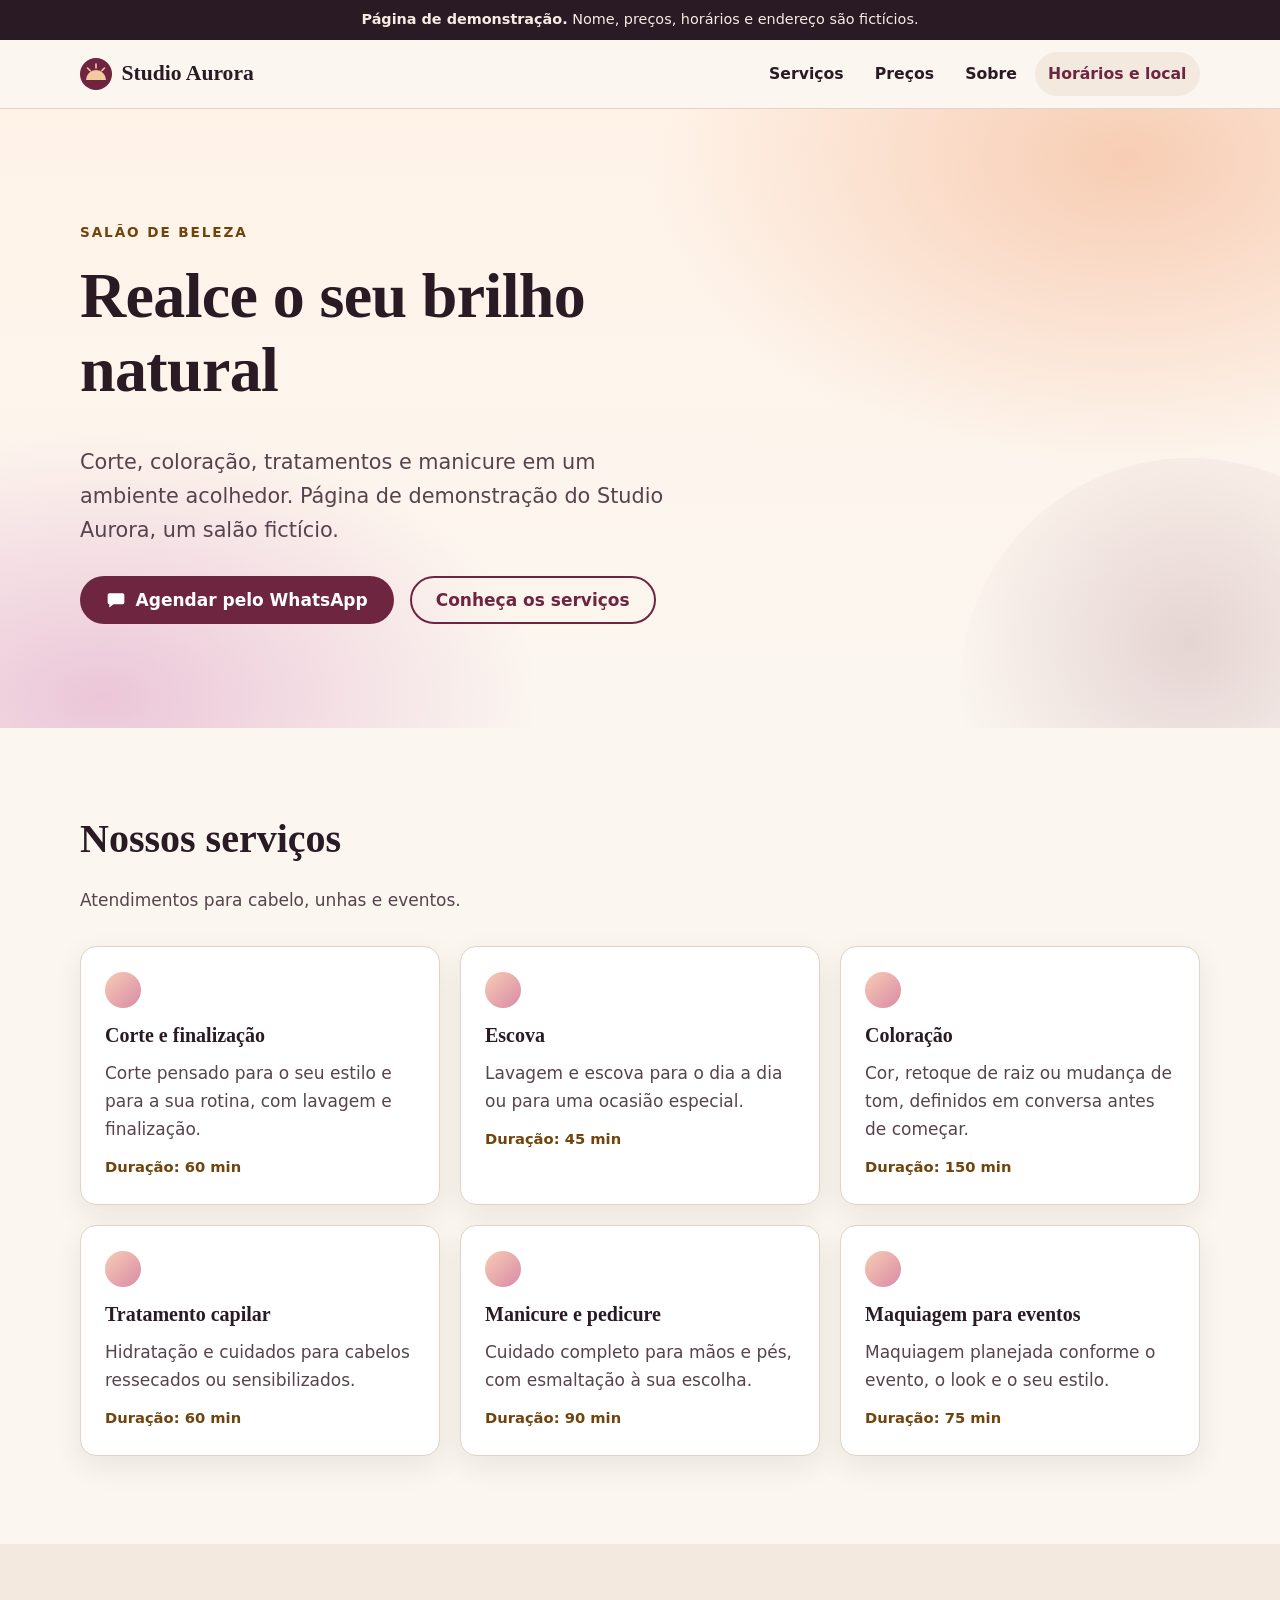
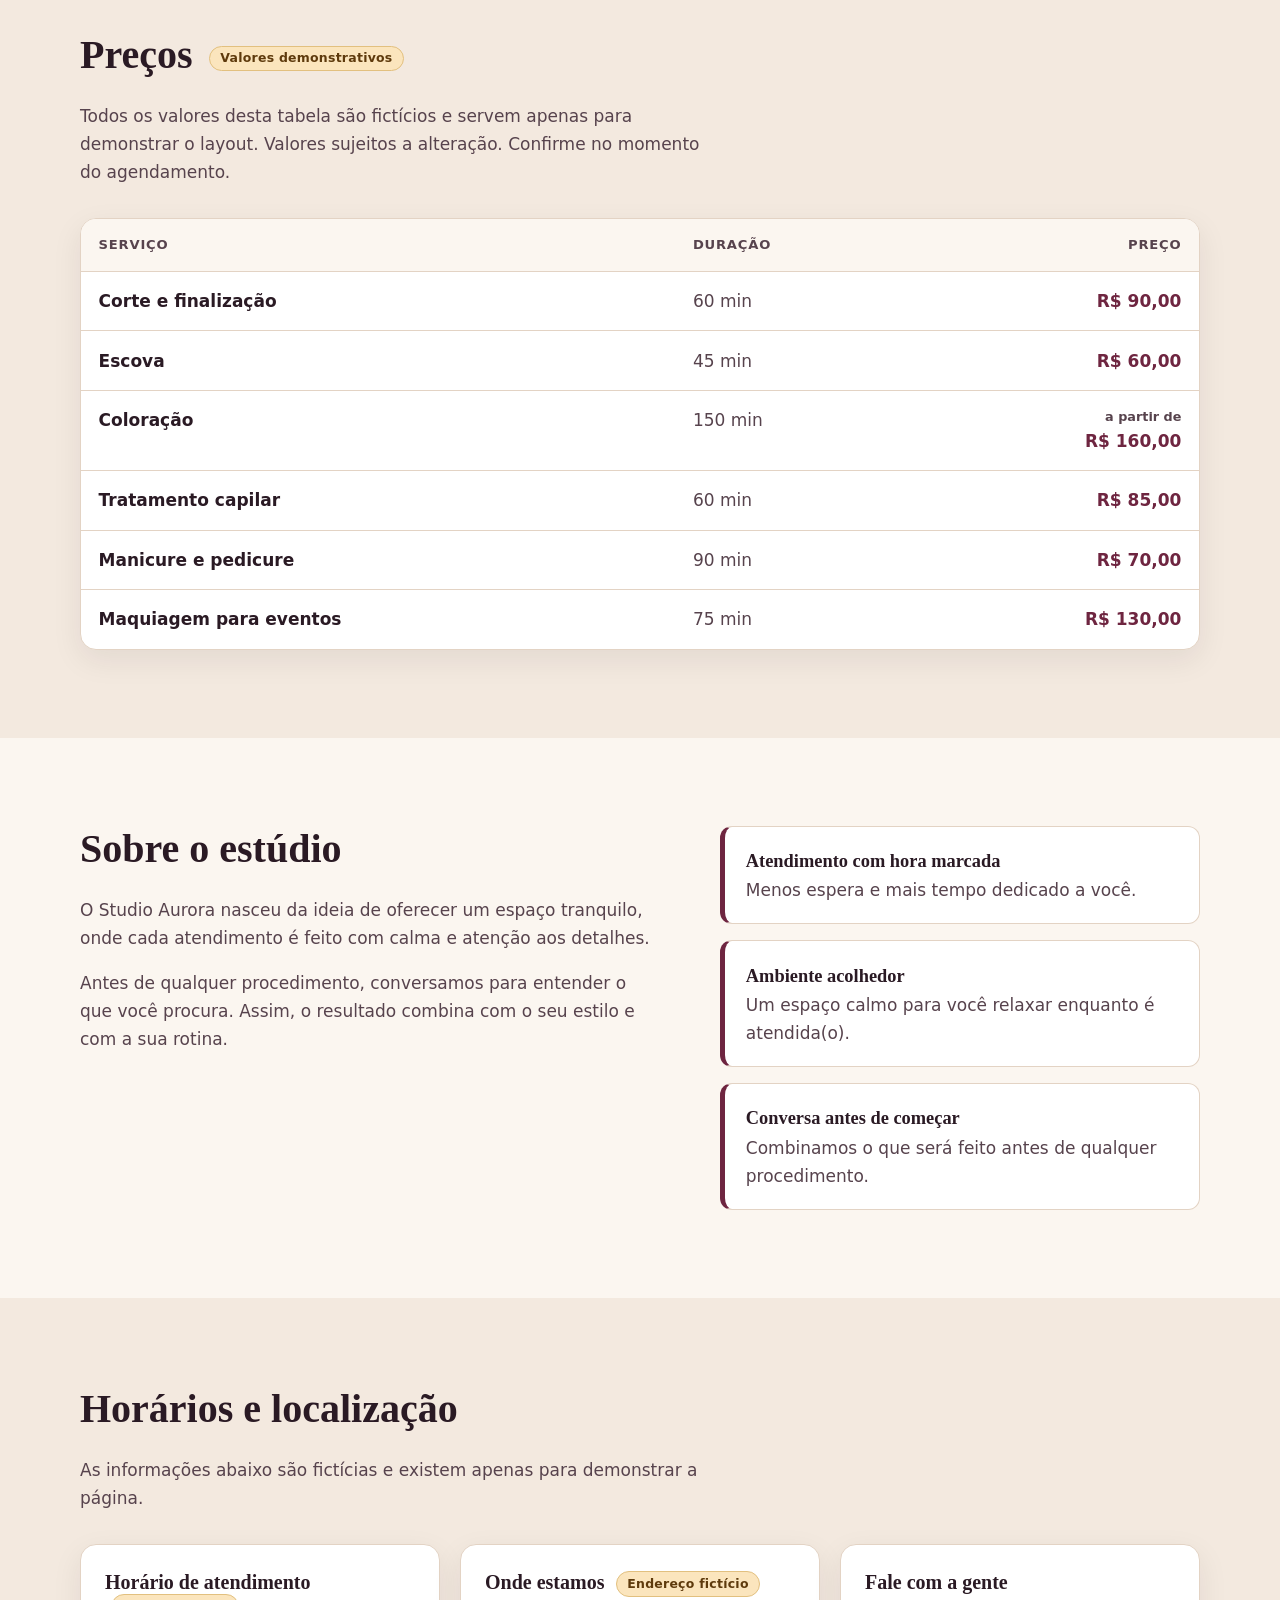
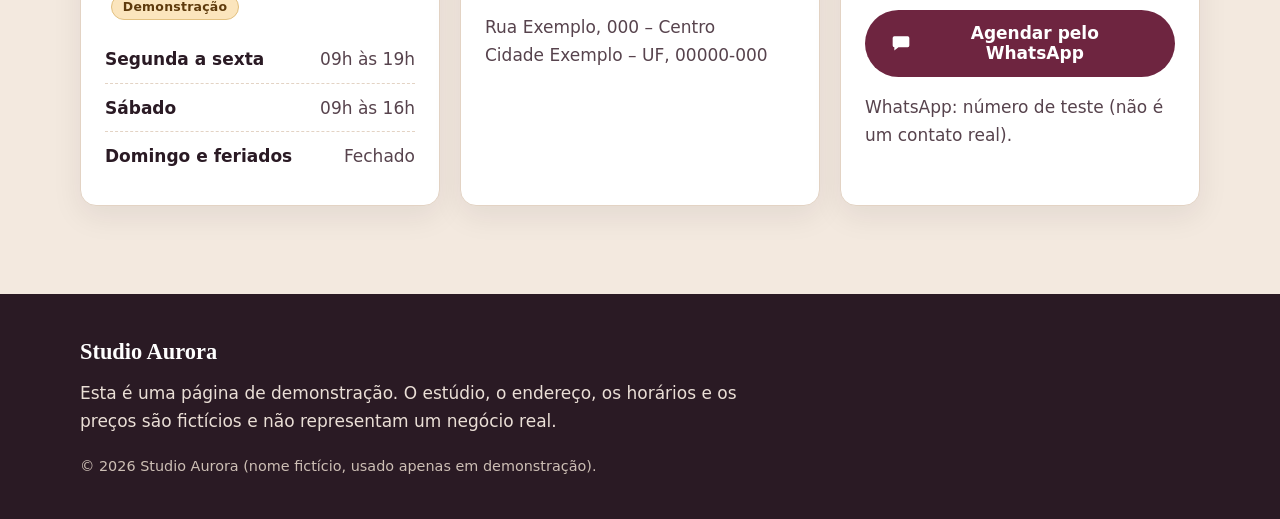
<file: index.html>
<!DOCTYPE html>
<html lang="pt-BR" class="no-js">
<head>
  <meta charset="utf-8">
  <meta name="viewport" content="width=device-width, initial-scale=1">
  <title>Studio Aurora | Salão de beleza – página de demonstração</title>
  <meta name="description" content="Corte, coloração, tratamentos e manicure em um ambiente acolhedor. Página de demonstração do Studio Aurora, um salão fictício.">
  <meta name="theme-color" content="#6e2540">
  <meta property="og:type" content="website">
  <meta property="og:locale" content="pt_BR">
  <meta property="og:title" content="Studio Aurora | Salão de beleza – página de demonstração">
  <meta property="og:description" content="Corte, coloração, tratamentos e manicure em um ambiente acolhedor. Página de demonstração do Studio Aurora, um salão fictício.">
  <link rel="icon" href="data:image/svg+xml,%3Csvg xmlns='http://www.w3.org/2000/svg' viewBox='0 0 32 32'%3E%3Ccircle cx='16' cy='16' r='16' fill='%236e2540'/%3E%3Cpath d='M6 22a10 10 0 0 1 20 0z' fill='%23f3c9a0'/%3E%3C/svg%3E">
  <link rel="stylesheet" href="styles.css">
  <script src="script.js" defer></script>
</head>
<body>
  <a class="skip-link" href="#conteudo">Ir para o conteúdo</a>

  <aside class="demo-banner" data-demo hidden aria-label="Aviso de demonstração">
    <p><strong>Página de demonstração.</strong> Nome, preços, horários e endereço são fictícios.</p>
  </aside>

  <header class="site-header">
    <div class="container header-inner">
      <a class="brand" href="#inicio">
        <svg class="brand-mark" viewBox="0 0 32 32" width="32" height="32" aria-hidden="true" focusable="false">
          <circle cx="16" cy="16" r="16" fill="#6e2540"/>
          <path d="M6 22a10 10 0 0 1 20 0z" fill="#f3c9a0"/>
          <path d="M16 6v4M7.5 10l2.8 2.8M24.5 10l-2.8 2.8" stroke="#f3c9a0" stroke-width="1.6" stroke-linecap="round" fill="none"/>
        </svg>
        <span data-bind="nome">Studio Aurora</span>
      </a>

      <button class="nav-toggle" type="button" aria-expanded="false" aria-controls="menu-principal">
        <span class="nav-toggle-icon" aria-hidden="true"></span>
        <span class="nav-toggle-text">Menu</span>
      </button>

      <nav id="menu-principal" class="main-nav" aria-label="Navegação principal">
        <ul>
          <li data-nav="servicos"><a href="#servicos">Serviços</a></li>
          <li data-nav="precos"><a href="#precos">Preços</a></li>
          <li data-nav="sobre"><a href="#sobre">Sobre</a></li>
          <li data-nav="contato"><a href="#contato">Horários e local</a></li>
        </ul>
      </nav>
    </div>
  </header>

  <main id="conteudo" tabindex="-1">
    <noscript>
      <p class="noscript-aviso">Esta página precisa de JavaScript para mostrar o conteúdo. Ative o JavaScript no navegador e recarregue.</p>
    </noscript>

    <section id="inicio" class="hero" aria-labelledby="titulo-hero">
      <div class="container hero-inner">
        <p class="eyebrow" data-bind="slogan"></p>
        <h1 id="titulo-hero" data-bind="titulo">Studio Aurora</h1>
        <p class="lead" data-bind="descricao"></p>
        <div class="cta-row">
          <div data-slot="whatsapp"></div>
          <a class="btn btn-secondary" href="#servicos" data-requires="servicos">Conheça os serviços</a>
        </div>
      </div>
    </section>

    <section id="servicos" class="section" aria-labelledby="t-servicos">
      <div class="container">
        <div class="section-head">
          <h2 id="t-servicos">Nossos serviços</h2>
          <p class="section-intro">Atendimentos para cabelo, unhas e eventos.</p>
        </div>
        <ul class="cards" id="lista-servicos"></ul>
      </div>
    </section>

    <section id="precos" class="section section-alt" aria-labelledby="t-precos">
      <div class="container">
        <div class="section-head">
          <h2 id="t-precos">Preços <span class="badge" data-demo hidden>Valores demonstrativos</span></h2>
          <p class="section-intro" id="precos-nota"></p>
        </div>
        <div class="table-wrap">
          <table class="price-table">
            <caption class="sr-only">Tabela de serviços, duração e preço</caption>
            <thead>
              <tr>
                <th scope="col">Serviço</th>
                <th scope="col">Duração</th>
                <th scope="col" class="num">Preço</th>
              </tr>
            </thead>
            <tbody id="tabela-precos"></tbody>
          </table>
        </div>
      </div>
    </section>

    <section id="sobre" class="section" aria-labelledby="t-sobre">
      <div class="container about-grid">
        <div class="about-text">
          <h2 id="t-sobre">Sobre o estúdio</h2>
          <div id="sobre-texto"></div>
        </div>
        <ul class="pillars" id="destaques"></ul>
      </div>
    </section>

    <section id="contato" class="section section-alt" aria-labelledby="t-contato">
      <div class="container">
        <div class="section-head">
          <h2 id="t-contato">Horários e localização</h2>
          <p class="section-intro" data-demo hidden>As informações abaixo são fictícias e existem apenas para demonstrar a página.</p>
        </div>
        <div class="info-grid">
          <article class="info-card" id="card-horarios" aria-labelledby="t-horarios">
            <h3 id="t-horarios">Horário de atendimento <span class="badge" data-demo hidden>Demonstração</span></h3>
            <dl class="hours" id="lista-horarios"></dl>
          </article>

          <article class="info-card" id="card-local" aria-labelledby="t-local">
            <h3 id="t-local">Onde estamos <span class="badge" data-demo hidden>Endereço fictício</span></h3>
            <address id="endereco"></address>
            <p id="mapa-link-wrap" hidden><a id="mapa-link">Ver no mapa<span class="sr-only"> (abre em nova aba)</span></a></p>
          </article>

          <article class="info-card" id="card-contato" aria-labelledby="t-fale">
            <h3 id="t-fale">Fale com a gente</h3>
            <div data-slot="whatsapp"></div>
            <p id="contato-telefone" class="phone-line" hidden></p>
            <p id="contato-instagram" class="insta-line" hidden></p>
          </article>
        </div>
      </div>
    </section>
  </main>

  <footer class="site-footer">
    <div class="container footer-inner">
      <p class="footer-brand" data-bind="nome">Studio Aurora</p>
      <p class="footer-demo" data-demo hidden>Esta é uma página de demonstração. O estúdio, o endereço, os horários e os preços são fictícios e não representam um negócio real.</p>
      <p id="footer-instagram" hidden></p>
      <p class="footer-copy" id="footer-copy"></p>
    </div>
  </footer>
</body>
</html>
</file>
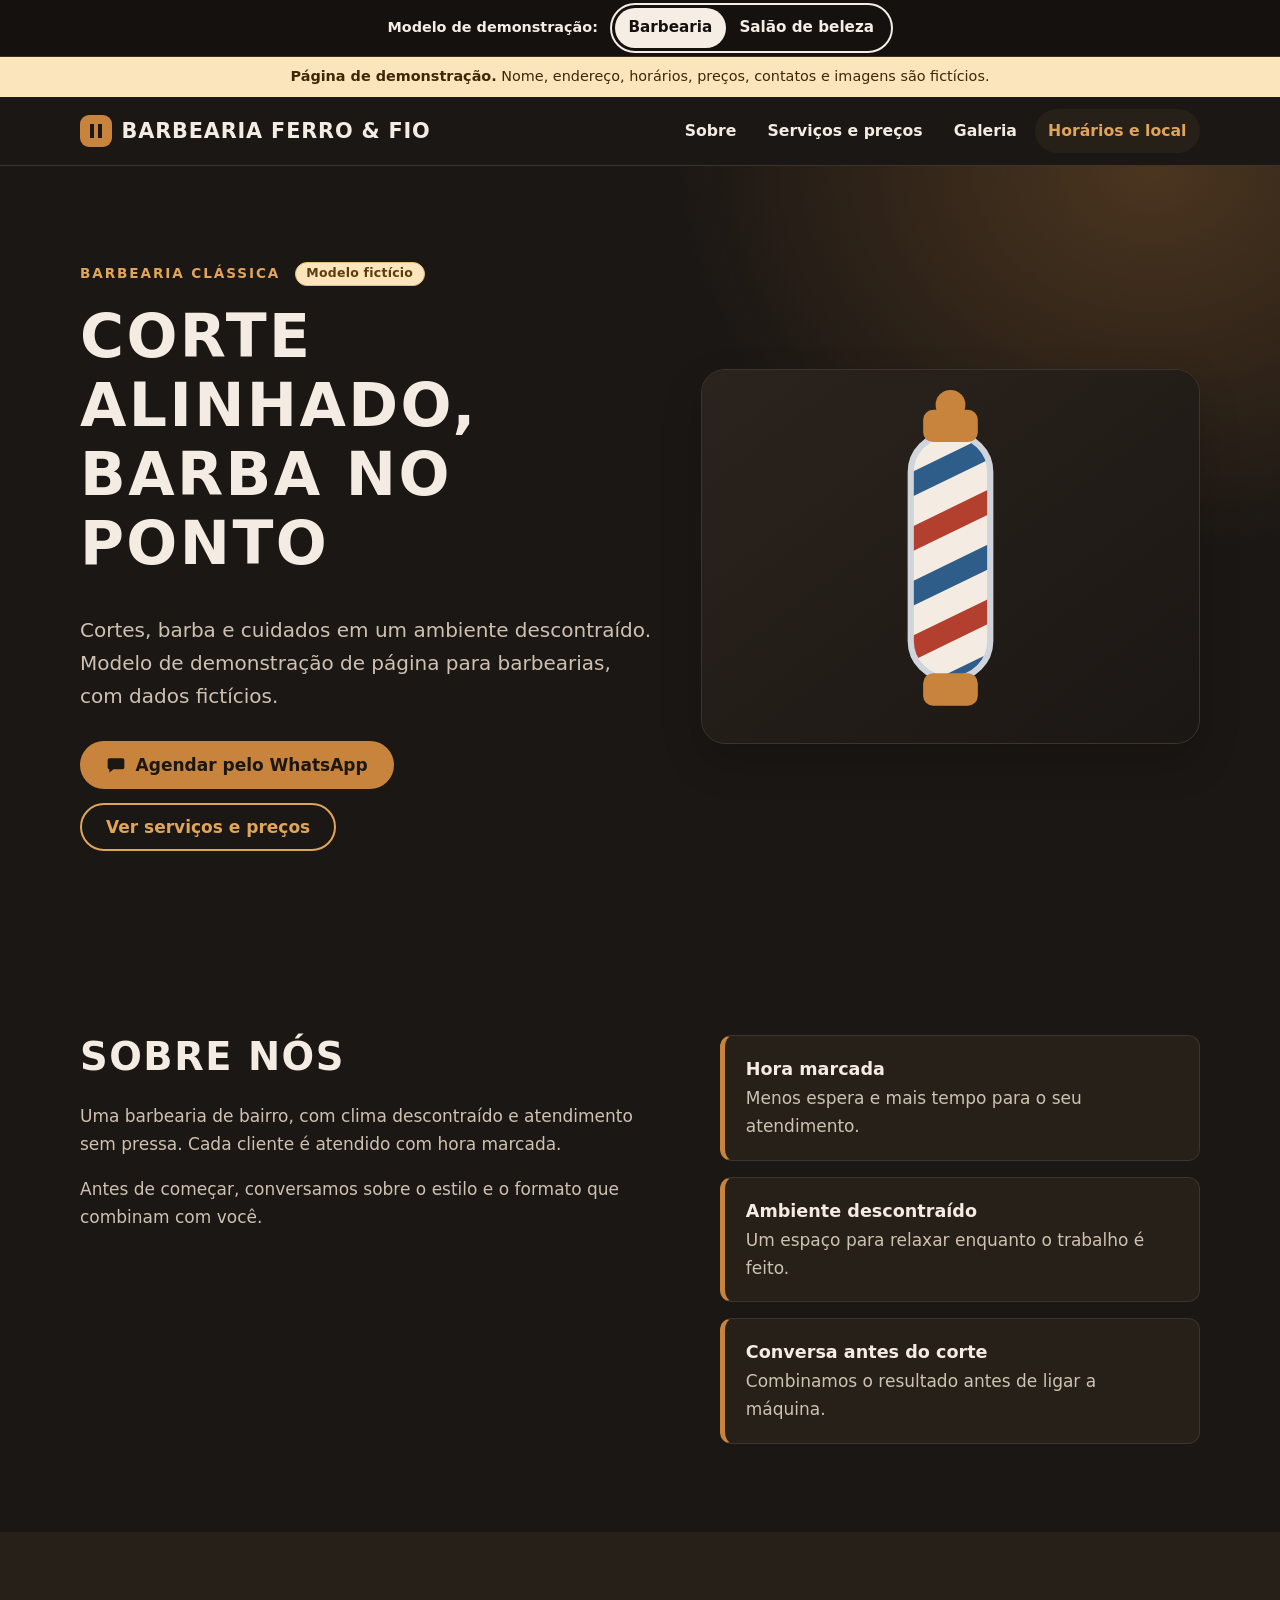
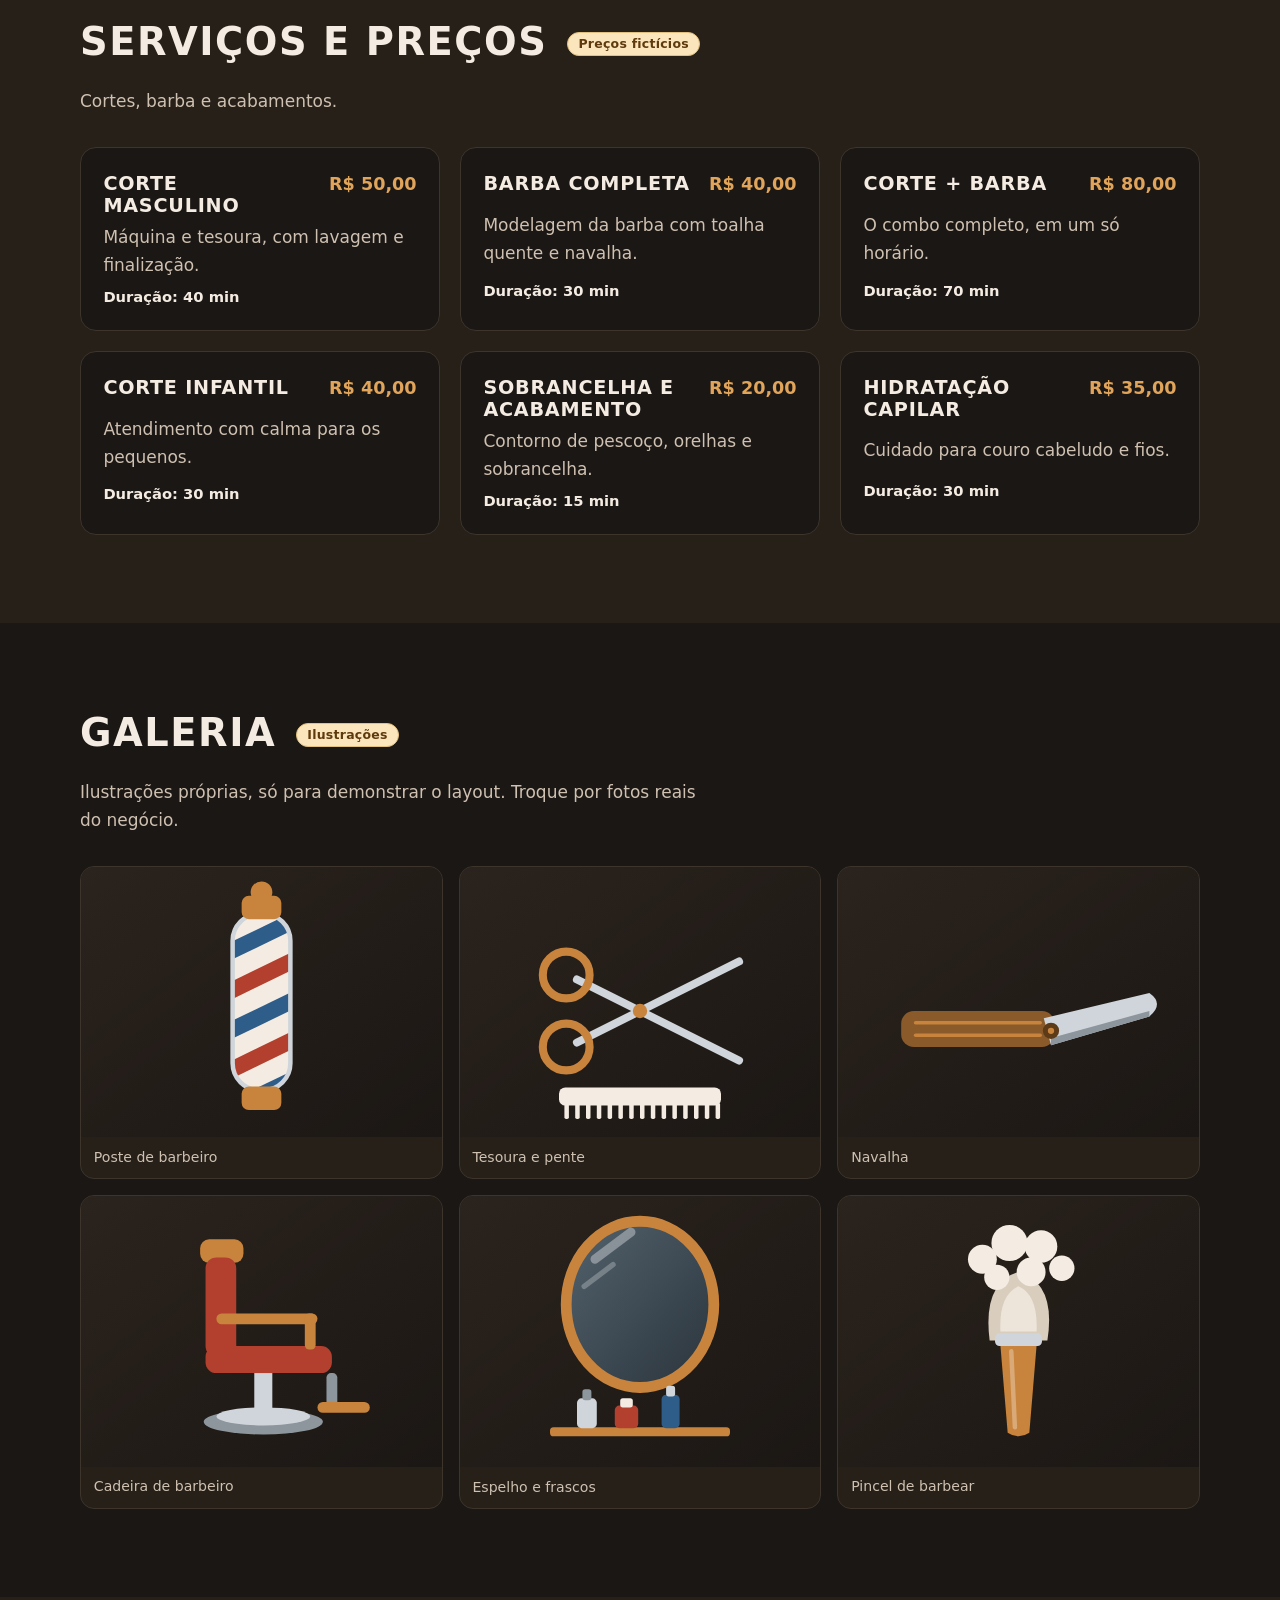
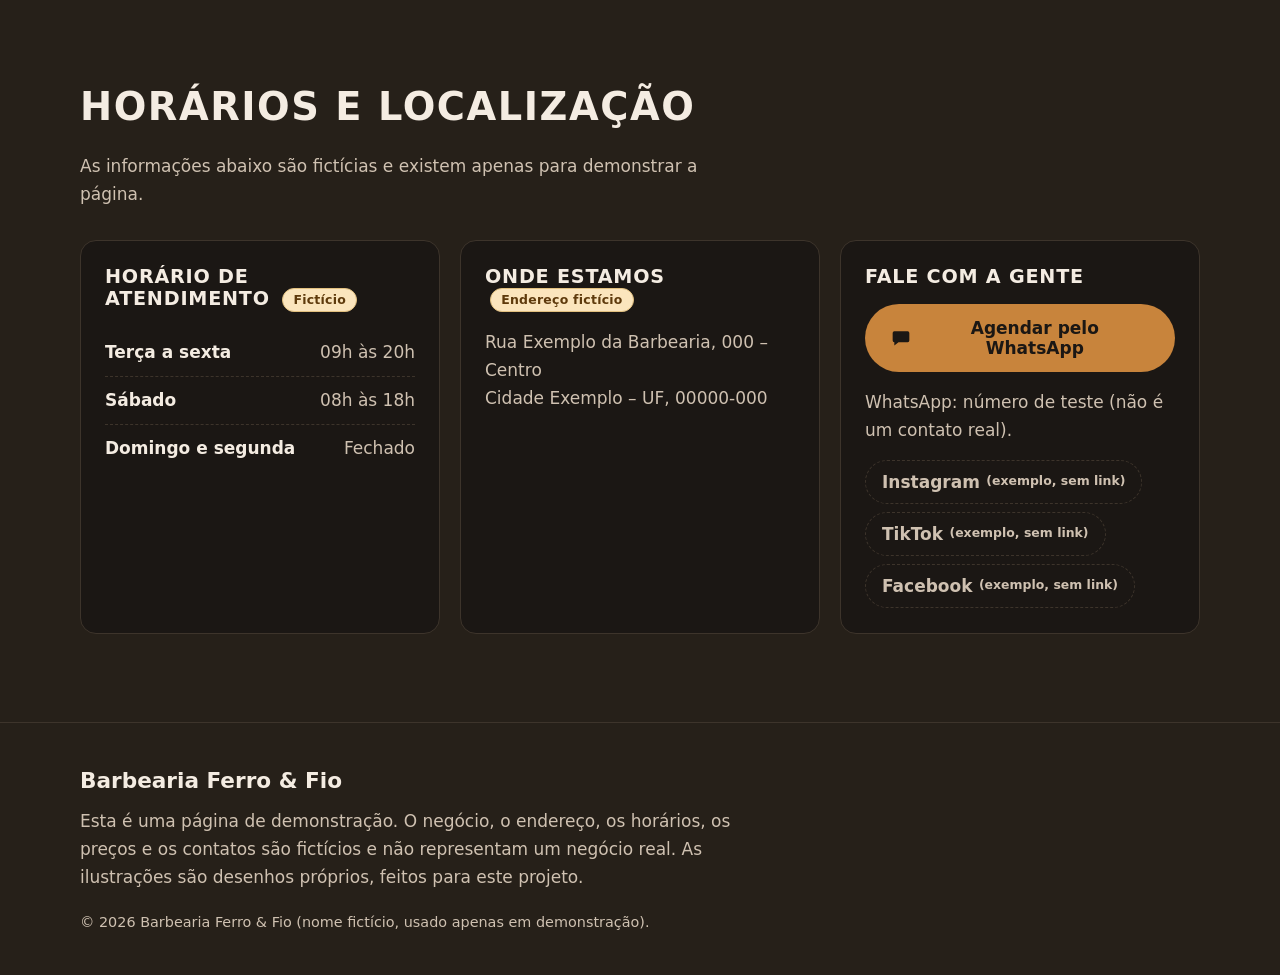
<file: modelos/index.html>
<!DOCTYPE html>
<html lang="pt-BR" class="no-js" data-fonte="sans">
<head>
  <meta charset="utf-8">
  <meta name="viewport" content="width=device-width, initial-scale=1">
  <title>Modelos de página para barbearias e salões de beleza | Demonstração</title>
  <meta name="description" content="Dois modelos de página profissional, um para barbearias e outro para salões de beleza, com dados fictícios para demonstração.">
  <meta name="theme-color" content="#1b1714">
  <meta property="og:type" content="website">
  <meta property="og:locale" content="pt_BR">
  <meta property="og:title" content="Modelos de página para barbearias e salões de beleza | Demonstração">
  <meta property="og:description" content="Dois modelos de página profissional, um para barbearias e outro para salões de beleza, com dados fictícios para demonstração.">
  <link rel="icon" href="data:image/svg+xml,%3Csvg xmlns='http://www.w3.org/2000/svg' viewBox='0 0 32 32'%3E%3Crect width='32' height='32' rx='8' fill='%23c8843c'/%3E%3Cpath d='M9 8h4v16H9zM19 8h4v16h-4z' fill='%231b1714'/%3E%3C/svg%3E">
  <link rel="stylesheet" href="styles.css">
  <script src="config.js" defer></script>
  <script src="script.js" defer></script>
</head>
<body>
  <a class="skip-link" href="#conteudo">Ir para o conteúdo</a>

  <div class="model-bar" id="barra-modelos" role="region" aria-label="Escolha do modelo de demonstração">
    <div class="container model-bar-inner">
      <span class="model-bar-label" id="rotulo-modelos">Modelo de demonstração:</span>
      <div class="segmented" id="seletor" role="group" aria-labelledby="rotulo-modelos"></div>
    </div>
  </div>
  <p class="sr-only" id="anuncio" role="status" aria-live="polite"></p>

  <aside class="demo-banner" data-demo hidden aria-label="Aviso de demonstração">
    <p><strong>Página de demonstração.</strong> Nome, endereço, horários, preços, contatos e imagens são fictícios.</p>
  </aside>

  <header class="site-header">
    <div class="container header-inner">
      <a class="brand" href="#inicio">
        <svg class="brand-mark" viewBox="0 0 32 32" width="32" height="32" aria-hidden="true" focusable="false">
          <rect width="32" height="32" rx="9" fill="currentColor"/>
          <path d="M10 9h4v14h-4zM18 9h4v14h-4z" style="fill: var(--on-primary)"/>
        </svg>
        <span data-bind="nome">Modelos de página</span>
      </a>

      <button class="nav-toggle" type="button" aria-expanded="false" aria-controls="menu-principal">
        <span class="nav-toggle-icon" aria-hidden="true"></span>
        <span class="nav-toggle-text">Menu</span>
      </button>

      <nav id="menu-principal" class="main-nav" aria-label="Navegação principal">
        <ul>
          <li data-nav="sobre"><a href="#sobre">Sobre</a></li>
          <li data-nav="servicos"><a href="#servicos">Serviços e preços</a></li>
          <li data-nav="galeria"><a href="#galeria">Galeria</a></li>
          <li data-nav="contato"><a href="#contato">Horários e local</a></li>
        </ul>
      </nav>
    </div>
  </header>

  <main id="conteudo" tabindex="-1">
    <noscript>
      <p class="noscript-aviso">Esta página precisa de JavaScript para mostrar o conteúdo. Ative o JavaScript no navegador e recarregue.</p>
    </noscript>
    <p class="config-erro" id="config-erro" role="alert" hidden>Não foi possível carregar o arquivo <code>config.js</code>. Confira se ele está na mesma pasta de <code>index.html</code>.</p>

    <section id="inicio" class="hero" aria-labelledby="titulo-hero">
      <div class="container hero-inner">
        <div class="hero-text">
          <p class="eyebrow"><span data-bind="slogan"></span> <span class="badge" data-demo hidden>Modelo fictício</span></p>
          <h1 id="titulo-hero" data-bind="titulo">Modelos de página para barbearias e salões</h1>
          <p class="lead" data-bind="descricao"></p>
          <div class="cta-row">
            <div data-slot="whatsapp"></div>
            <a class="btn btn-secondary" href="#servicos" data-requires="servicos">Ver serviços e preços</a>
          </div>
        </div>
        <div class="hero-media" id="hero-media" hidden>
          <img id="hero-img" src="[data-uri]" alt="" width="400" height="300" decoding="async">
        </div>
      </div>
    </section>

    <section id="sobre" class="section" aria-labelledby="t-sobre">
      <div class="container about-grid">
        <div class="about-text">
          <h2 id="t-sobre">Sobre nós</h2>
          <div id="sobre-texto"></div>
        </div>
        <ul class="pillars" id="destaques"></ul>
      </div>
    </section>

    <section id="servicos" class="section section-alt" aria-labelledby="t-servicos">
      <div class="container">
        <div class="section-head">
          <h2 id="t-servicos">Serviços e preços <span class="badge" data-demo hidden>Preços fictícios</span></h2>
          <p class="section-intro" id="servicos-intro"></p>
        </div>
        <ul class="services" id="lista-servicos"></ul>
      </div>
    </section>

    <section id="galeria" class="section" aria-labelledby="t-galeria">
      <div class="container">
        <div class="section-head">
          <h2 id="t-galeria">Galeria <span class="badge" data-demo hidden>Ilustrações</span></h2>
          <p class="section-intro" id="galeria-intro"></p>
        </div>
        <ul class="gallery" id="lista-galeria"></ul>
      </div>
    </section>

    <section id="contato" class="section section-alt" aria-labelledby="t-contato">
      <div class="container">
        <div class="section-head">
          <h2 id="t-contato">Horários e localização</h2>
          <p class="section-intro" data-demo hidden>As informações abaixo são fictícias e existem apenas para demonstrar a página.</p>
        </div>
        <div class="info-grid">
          <article class="info-card" id="card-horarios" aria-labelledby="t-horarios">
            <h3 id="t-horarios">Horário de atendimento <span class="badge" data-demo hidden>Fictício</span></h3>
            <dl class="hours" id="lista-horarios"></dl>
          </article>

          <article class="info-card" id="card-local" aria-labelledby="t-local">
            <h3 id="t-local">Onde estamos <span class="badge" data-demo hidden>Endereço fictício</span></h3>
            <address id="endereco"></address>
            <p id="mapa-link-wrap" hidden><a id="mapa-link">Ver no mapa<span class="sr-only"> (abre em nova aba)</span></a></p>
          </article>

          <article class="info-card" id="card-contato" aria-labelledby="t-fale">
            <h3 id="t-fale">Fale com a gente</h3>
            <div data-slot="whatsapp"></div>
            <p id="contato-telefone" class="phone-line" hidden></p>
            <ul class="socials" id="lista-redes" hidden></ul>
          </article>
        </div>
      </div>
    </section>
  </main>

  <footer class="site-footer">
    <div class="container footer-inner">
      <p class="footer-brand" data-bind="nome">Modelos de página</p>
      <p class="footer-demo" data-demo hidden>Esta é uma página de demonstração. O negócio, o endereço, os horários, os preços e os contatos são fictícios e não representam um negócio real. As ilustrações são desenhos próprios, feitos para este projeto.</p>
      <p class="footer-copy" id="footer-copy"></p>
    </div>
  </footer>
</body>
</html>
</file>
<file: styles.css>
/* Studio Aurora – página de demonstração
   CSS próprio, sem bibliotecas e sem fontes externas. */

:root {
  color-scheme: light;
  --cream: #fbf6f0;
  --sand: #f3e9df;
  --white: #ffffff;
  --ink: #2a1a24;
  --ink-soft: #57434d;
  --wine: #6e2540;
  --wine-dark: #521a30;
  --gold: #70440d;
  --line: #e3d3c4;
  --focus: #0b57d0;
  --radius: 16px;
  --shadow: 0 10px 30px rgba(42, 26, 36, 0.08);
  --font-display: "Iowan Old Style", "Palatino Linotype", Palatino, "Book Antiqua", Georgia, serif;
  --font-body: system-ui, -apple-system, "Segoe UI", Roboto, "Helvetica Neue", Arial, sans-serif;
  --header-h: 68px;
}

*, *::before, *::after { box-sizing: border-box; }

html {
  scroll-behavior: smooth;
  scroll-padding-top: calc(var(--header-h) + 12px);
  -webkit-text-size-adjust: 100%;
}

body {
  margin: 0;
  font-family: var(--font-body);
  font-size: 1.0625rem;
  line-height: 1.65;
  color: var(--ink);
  background: var(--cream);
}

[hidden] { display: none !important; }

h1, h2, h3 {
  font-family: var(--font-display);
  font-weight: 700;
  line-height: 1.15;
  margin: 0 0 0.6em;
  color: var(--ink);
}
h1 { font-size: clamp(2.25rem, 7vw, 4rem); letter-spacing: -0.01em; }
h2 { font-size: clamp(1.75rem, 4.5vw, 2.5rem); }
h3 { font-size: 1.25rem; }
p { margin: 0 0 1em; }
a { color: var(--wine); text-underline-offset: 3px; }
a:hover { color: var(--wine-dark); }

.container { width: min(100% - 40px, 1120px); margin-inline: auto; }

.sr-only {
  position: absolute;
  width: 1px; height: 1px;
  padding: 0; margin: -1px;
  overflow: hidden;
  clip: rect(0, 0, 0, 0);
  white-space: nowrap;
  border: 0;
}

/* ---------- Foco visível ---------- */
:focus-visible {
  outline: 3px solid var(--focus);
  outline-offset: 3px;
  border-radius: 4px;
}
main:focus { outline: none; }

.skip-link {
  position: absolute;
  left: 12px; top: -100px;
  z-index: 100;
  padding: 0.7rem 1rem;
  background: var(--ink);
  color: var(--white);
  border-radius: 8px;
}
.skip-link:focus { top: 12px; color: var(--white); }

/* ---------- Aviso de demonstração ---------- */
.demo-banner {
  background: var(--ink);
  color: #f6ece3;
  font-size: 0.9rem;
  text-align: center;
  padding: 0.5rem 20px;
}
.demo-banner p { margin: 0; }

.badge {
  display: inline-block;
  vertical-align: middle;
  margin-left: 0.4rem;
  padding: 0.15rem 0.65rem;
  font-family: var(--font-body);
  font-size: 0.78rem;
  font-weight: 700;
  letter-spacing: 0.02em;
  line-height: 1.5;
  color: #5e3a0c;
  background: #fbe5bd;
  border: 1px solid #e2c07f;
  border-radius: 999px;
}

/* ---------- Cabeçalho ---------- */
.site-header {
  position: sticky;
  top: 0;
  z-index: 50;
  background: rgba(251, 246, 240, 0.96);
  border-bottom: 1px solid var(--line);
  backdrop-filter: blur(8px);
}
.header-inner {
  position: relative;
  display: flex;
  align-items: center;
  justify-content: space-between;
  flex-wrap: wrap;
  gap: 0.5rem 1rem;
  min-height: var(--header-h);
}
.brand {
  display: inline-flex;
  align-items: center;
  gap: 0.6rem;
  font-family: var(--font-display);
  font-size: 1.35rem;
  font-weight: 700;
  color: var(--ink);
  text-decoration: none;
  min-height: 44px;
}
.brand:hover { color: var(--wine); }

.main-nav ul {
  display: flex;
  flex-wrap: wrap;
  gap: 0.25rem;
  margin: 0; padding: 0;
  list-style: none;
}
.main-nav a {
  display: inline-flex;
  align-items: center;
  min-height: 44px;
  padding: 0 0.85rem;
  color: var(--ink);
  font-weight: 600;
  font-size: 0.98rem;
  text-decoration: none;
  border-radius: 999px;
}
.main-nav a:hover { background: var(--sand); color: var(--wine-dark); }
.main-nav a[aria-current="true"] { color: var(--wine); background: var(--sand); }

.nav-toggle {
  display: none;
  align-items: center;
  gap: 0.6rem;
  min-height: 44px;
  padding: 0 1rem;
  font: inherit;
  font-weight: 600;
  color: var(--ink);
  background: var(--white);
  border: 1px solid var(--line);
  border-radius: 999px;
  cursor: pointer;
}
.nav-toggle-icon,
.nav-toggle-icon::before,
.nav-toggle-icon::after {
  display: block;
  width: 18px; height: 2px;
  background: currentColor;
  border-radius: 2px;
  content: "";
  transition: transform 0.2s ease, opacity 0.2s ease;
}
.nav-toggle-icon { position: relative; }
.nav-toggle-icon::before { position: absolute; top: -6px; }
.nav-toggle-icon::after { position: absolute; top: 6px; }
.nav-toggle[aria-expanded="true"] .nav-toggle-icon { background: transparent; }
.nav-toggle[aria-expanded="true"] .nav-toggle-icon::before { transform: translateY(6px) rotate(45deg); }
.nav-toggle[aria-expanded="true"] .nav-toggle-icon::after { transform: translateY(-6px) rotate(-45deg); }

@media (max-width: 767.98px) {
  .js .nav-toggle { display: inline-flex; }
  .js .main-nav {
    display: none;
    position: absolute;
    top: 100%; left: -20px; right: -20px;
    padding: 0.75rem 20px 1rem;
    background: var(--cream);
    border-bottom: 1px solid var(--line);
    box-shadow: var(--shadow);
  }
  .js .main-nav.is-open { display: block; }
  .js .main-nav ul { flex-direction: column; }
  .js .main-nav a { width: 100%; border-radius: 10px; }
  .no-js .main-nav { width: 100%; }
  .no-js .header-inner { padding-block: 0.5rem; }
}

/* ---------- Botões ---------- */
.btn {
  display: inline-flex;
  align-items: center;
  justify-content: center;
  gap: 0.6rem;
  min-height: 48px;
  padding: 0.7rem 1.5rem;
  font: inherit;
  font-weight: 700;
  line-height: 1.2;
  text-decoration: none;
  border: 2px solid transparent;
  border-radius: 999px;
  cursor: pointer;
  transition: background-color 0.2s ease, color 0.2s ease, transform 0.2s ease;
}
.btn-primary { background: var(--wine); color: var(--white); }
.btn-primary:hover { background: var(--wine-dark); color: var(--white); }
.btn-secondary { background: transparent; color: var(--wine); border-color: var(--wine); }
.btn-secondary:hover { background: var(--wine); color: var(--white); }
.btn svg { flex: none; }

.wa-aviso {
  max-width: 34rem;
  margin: 0.9rem 0 0;
  padding: 0.8rem 1rem;
  font-size: 0.95rem;
  color: #5e3a0c;
  background: #fdf0d5;
  border: 1px solid #e2c07f;
  border-radius: 12px;
}

/* ---------- Hero ---------- */
.hero {
  position: relative;
  overflow: hidden;
  padding: clamp(3rem, 9vw, 7rem) 0 clamp(3rem, 9vw, 6.5rem);
  background:
    radial-gradient(60% 80% at 88% 8%, #f7cdb4 0%, rgba(247, 205, 180, 0) 62%),
    radial-gradient(55% 70% at 8% 95%, #ebc6d8 0%, rgba(235, 198, 216, 0) 62%),
    linear-gradient(180deg, #fff3e8 0%, var(--cream) 100%);
}
.hero::after {
  content: "";
  position: absolute;
  right: -140px; bottom: -190px;
  width: 460px; height: 460px;
  border-radius: 50%;
  background: radial-gradient(circle at 50% 40%, rgba(110, 37, 64, 0.16), rgba(110, 37, 64, 0) 68%);
  pointer-events: none;
}
.hero-inner { position: relative; z-index: 1; }
.hero h1 { max-width: 16ch; }
.eyebrow {
  margin-bottom: 1rem;
  font-size: 0.85rem;
  font-weight: 700;
  letter-spacing: 0.14em;
  text-transform: uppercase;
  color: var(--gold);
}
.lead {
  max-width: 38rem;
  font-size: clamp(1.1rem, 2.4vw, 1.3rem);
  color: var(--ink-soft);
}
.cta-row {
  display: flex;
  flex-wrap: wrap;
  align-items: flex-start;
  gap: 0.9rem 1rem;
  margin-top: 1.75rem;
}
.cta-row > [data-slot]:empty { display: none; }

/* ---------- Seções ---------- */
.section { padding: clamp(3rem, 7vw, 5.5rem) 0; }
.section-alt { background: var(--sand); }
.section-head { max-width: 40rem; margin-bottom: 2rem; }
.section-intro { color: var(--ink-soft); margin-bottom: 0; }
.section-intro:empty { display: none; }

/* Serviços */
.cards {
  display: grid;
  grid-template-columns: repeat(auto-fit, minmax(280px, 1fr));
  gap: 1.25rem;
  margin: 0; padding: 0;
  list-style: none;
}
.card {
  position: relative;
  padding: 1.6rem 1.5rem 1.5rem;
  background: var(--white);
  border: 1px solid var(--line);
  border-radius: var(--radius);
  box-shadow: var(--shadow);
}
.card::before {
  content: "";
  display: block;
  width: 36px; height: 36px;
  margin-bottom: 1rem;
  border-radius: 50%;
  background: linear-gradient(135deg, #f7cdb4, #d98aa6);
}
.card p { color: var(--ink-soft); margin-bottom: 0.75rem; }
.card .meta { margin: 0; font-size: 0.92rem; font-weight: 600; color: var(--gold); }

/* Preços */
.table-wrap {
  overflow-x: auto;
  background: var(--white);
  border: 1px solid var(--line);
  border-radius: var(--radius);
  box-shadow: var(--shadow);
}
.price-table { width: 100%; border-collapse: collapse; }
.price-table th, .price-table td {
  padding: 0.95rem 1.1rem;
  text-align: left;
  border-bottom: 1px solid var(--line);
  vertical-align: top;
}
.price-table thead th {
  font-size: 0.82rem;
  letter-spacing: 0.06em;
  text-transform: uppercase;
  color: var(--ink-soft);
  background: var(--cream);
}
.price-table tbody th { font-weight: 600; }
.price-table tbody tr:last-child th,
.price-table tbody tr:last-child td { border-bottom: 0; }
.price-table .num { text-align: right; white-space: nowrap; font-variant-numeric: tabular-nums; }
.price-table td.num { font-weight: 700; color: var(--wine); }
.price-table .prefixo { display: block; font-size: 0.8rem; font-weight: 600; color: var(--ink-soft); }
.price-table td.dur { white-space: nowrap; color: var(--ink-soft); }
@media (max-width: 480px) {
  .price-table th, .price-table td { padding: 0.8rem 0.7rem; font-size: 0.95rem; }
}

/* Sobre */
.about-grid {
  display: grid;
  gap: 2.5rem;
  align-items: start;
}
@media (min-width: 900px) { .about-grid { grid-template-columns: 1.2fr 1fr; gap: 4rem; } }
.about-text p { color: var(--ink-soft); }
.pillars { display: grid; gap: 1rem; margin: 0; padding: 0; list-style: none; }
.pillars li {
  padding: 1.2rem 1.3rem;
  background: var(--white);
  border: 1px solid var(--line);
  border-left: 5px solid var(--wine);
  border-radius: 12px;
}
.pillars strong { display: block; font-family: var(--font-display); font-size: 1.15rem; }
.pillars span { color: var(--ink-soft); }

/* Contato / informações */
.info-grid {
  display: grid;
  grid-template-columns: repeat(auto-fit, minmax(260px, 1fr));
  gap: 1.25rem;
}
.info-card {
  padding: 1.6rem 1.5rem;
  background: var(--white);
  border: 1px solid var(--line);
  border-radius: var(--radius);
  box-shadow: var(--shadow);
}
.info-card h3 { margin-bottom: 1rem; }
.hours { margin: 0; }
.hours div {
  display: flex;
  justify-content: space-between;
  gap: 1rem;
  padding: 0.6rem 0;
  border-bottom: 1px dashed var(--line);
}
.hours div:last-child { border-bottom: 0; }
.hours dt { font-weight: 600; }
.hours dd { margin: 0; text-align: right; color: var(--ink-soft); }
address { font-style: normal; color: var(--ink-soft); }
.phone-line, .insta-line { margin: 1rem 0 0; color: var(--ink-soft); }
.info-card [data-slot]:empty { display: none; }

/* ---------- Rodapé ---------- */
.site-footer {
  padding: 2.5rem 0;
  color: #eadfd6;
  background: var(--ink);
}
.site-footer a { color: var(--white); }
.site-footer :focus-visible { outline-color: #ffd479; }
.footer-brand { font-family: var(--font-display); font-size: 1.4rem; font-weight: 700; color: var(--white); margin-bottom: 0.5rem; }
.footer-demo { max-width: 42rem; }
.footer-copy { margin: 1.25rem 0 0; font-size: 0.9rem; color: #cdbfb5; }

/* Sem JavaScript o conteúdo não existe: mostra só o aviso. */
.no-js main > section,
.no-js .main-nav,
.no-js .nav-toggle { display: none; }

.noscript-aviso {
  margin: 0;
  padding: 1rem 20px;
  text-align: center;
  background: #fdf0d5;
  color: #5e3a0c;
}

@media (prefers-reduced-motion: reduce) {
  html { scroll-behavior: auto; }
  *, *::before, *::after { transition: none !important; animation: none !important; }
}
</file>
<file: modelos/styles.css>
/* Modelos de página (barbearia / salão) – CSS próprio, sem bibliotecas e sem fontes externas.
   As cores vêm de variáveis CSS definidas por script.js a partir de config.js. Os valores
   abaixo são apenas o padrão inicial (tema da barbearia), usado até o JavaScript aplicar o tema. */

:root {
  --bg: #1b1714;
  --surface: #262019;
  --text: #f4ece2;
  --muted: #cfc1b1;
  --primary: #c8843c;
  --on-primary: #1b1714;
  --accent: #e0a45a;
  --border: #3d342b;
  --focus: #ffd479;

  --stack-sans: system-ui, -apple-system, "Segoe UI", Roboto, "Helvetica Neue", Arial, sans-serif;
  --stack-serif: "Iowan Old Style", "Palatino Linotype", Palatino, "Book Antiqua", Georgia, serif;
  --font-body: var(--stack-sans);
  --font-display: var(--stack-sans);
  --title-transform: none;
  --title-spacing: 0;

  --radius: 16px;
  --bar-h: 56px;
}

html[data-fonte="serif"] { --font-display: var(--stack-serif); }
html.caps { --title-transform: uppercase; --title-spacing: 0.04em; }

*, *::before, *::after { box-sizing: border-box; }

html {
  scroll-behavior: smooth;
  scroll-padding-top: calc(var(--bar-h) + 12px);
  -webkit-text-size-adjust: 100%;
}

body {
  margin: 0;
  font-family: var(--font-body);
  font-size: 1.0625rem;
  line-height: 1.65;
  color: var(--text);
  background: var(--bg);
}

[hidden] { display: none !important; }

h1, h2, h3 {
  font-family: var(--font-display);
  font-weight: 800;
  line-height: 1.15;
  margin: 0 0 0.6em;
  color: var(--text);
  text-transform: var(--title-transform);
  letter-spacing: var(--title-spacing);
}
h1 { font-size: clamp(2.1rem, 7vw, 3.75rem); }
h2 { font-size: clamp(1.6rem, 4.5vw, 2.4rem); }
h3 { font-size: 1.2rem; }
p { margin: 0 0 1em; }
a { color: var(--accent); text-underline-offset: 3px; }
a:hover { text-decoration-thickness: 2px; }

.container { width: min(100% - 40px, 1120px); margin-inline: auto; }

.sr-only {
  position: absolute;
  width: 1px; height: 1px;
  padding: 0; margin: -1px;
  overflow: hidden;
  clip: rect(0, 0, 0, 0);
  white-space: nowrap;
  border: 0;
}

:focus-visible {
  outline: 3px solid var(--focus);
  outline-offset: 3px;
  border-radius: 4px;
}
main:focus { outline: none; }

.skip-link {
  position: absolute;
  left: 12px; top: -100px;
  z-index: 200;
  padding: 0.7rem 1rem;
  color: #1b1714;
  background: #ffd479;
  border-radius: 8px;
  font-weight: 700;
}
.skip-link:focus { top: 12px; }

/* ---------- Barra de escolha do modelo (ferramenta de demonstração; cores fixas) ---------- */
.model-bar {
  position: sticky;
  top: 0;
  z-index: 100;
  background: #14110f;
  color: #f6ede4;
  border-bottom: 1px solid #3a322b;
}
.model-bar-inner {
  display: flex;
  align-items: center;
  justify-content: center;
  gap: 0.75rem;
  min-height: var(--bar-h);
}
.model-bar-label { font-size: 0.9rem; font-weight: 600; }
.segmented {
  display: inline-flex;
  padding: 3px;
  border: 2px solid #f6ede4;
  border-radius: 999px;
}
.segmented button {
  min-height: 40px;
  padding: 0 0.85rem;
  font: inherit;
  font-size: 0.95rem;
  font-weight: 700;
  color: #f6ede4;
  background: transparent;
  border: 0;
  border-radius: 999px;
  cursor: pointer;
}
.segmented button[aria-pressed="true"] { color: #14110f; background: #f6ede4; }
.segmented button:hover:not([aria-pressed="true"]) { background: #3a322b; }
.model-bar :focus-visible { outline-color: #ffd479; }
@media (max-width: 639.98px) {
  .model-bar-label {
    position: absolute; width: 1px; height: 1px; margin: -1px; padding: 0;
    overflow: hidden; clip: rect(0, 0, 0, 0); white-space: nowrap;
  }
}

/* ---------- Avisos de demonstração ---------- */
.demo-banner {
  background: #fbe5bd;
  color: #3f2606;
  font-size: 0.9rem;
  text-align: center;
  padding: 0.5rem 20px;
}
.demo-banner p { margin: 0; }

.badge {
  display: inline-block;
  vertical-align: middle;
  margin-left: 0.3rem;
  padding: 0.1rem 0.65rem;
  font-family: var(--stack-sans);
  font-size: 0.78rem;
  font-weight: 700;
  letter-spacing: 0.02em;
  line-height: 1.5;
  text-transform: none;
  color: #5e3a0c;
  background: #fbe5bd;
  border: 1px solid #e2c07f;
  border-radius: 999px;
}
.eyebrow .badge { margin-left: 0.5rem; }

/* ---------- Cabeçalho ---------- */
.site-header { background: var(--bg); border-bottom: 1px solid var(--border); }
.header-inner {
  position: relative;
  display: flex;
  align-items: center;
  justify-content: space-between;
  flex-wrap: wrap;
  gap: 0.5rem 1rem;
  min-height: 68px;
}
.brand {
  display: inline-flex;
  align-items: center;
  gap: 0.6rem;
  min-height: 44px;
  font-family: var(--font-display);
  font-size: 1.3rem;
  font-weight: 800;
  color: var(--text);
  text-decoration: none;
  text-transform: var(--title-transform);
  letter-spacing: var(--title-spacing);
}
.brand-mark { color: var(--primary); flex: none; }

.main-nav ul { display: flex; flex-wrap: wrap; gap: 0.25rem; margin: 0; padding: 0; list-style: none; }
.main-nav a {
  display: inline-flex;
  align-items: center;
  min-height: 44px;
  padding: 0 0.85rem;
  font-weight: 600;
  font-size: 0.98rem;
  color: var(--text);
  text-decoration: none;
  border-radius: 999px;
}
.main-nav a:hover { background: var(--surface); color: var(--accent); }
.main-nav a[aria-current="true"] { background: var(--surface); color: var(--accent); }

.nav-toggle {
  display: none;
  align-items: center;
  gap: 0.6rem;
  min-height: 44px;
  padding: 0 1rem;
  font: inherit;
  font-weight: 600;
  color: var(--text);
  background: var(--surface);
  border: 1px solid var(--border);
  border-radius: 999px;
  cursor: pointer;
}
.nav-toggle-icon, .nav-toggle-icon::before, .nav-toggle-icon::after {
  display: block; width: 18px; height: 2px; content: "";
  background: currentColor; border-radius: 2px;
  transition: transform 0.2s ease, opacity 0.2s ease;
}
.nav-toggle-icon { position: relative; }
.nav-toggle-icon::before { position: absolute; top: -6px; }
.nav-toggle-icon::after { position: absolute; top: 6px; }
.nav-toggle[aria-expanded="true"] .nav-toggle-icon { background: transparent; }
.nav-toggle[aria-expanded="true"] .nav-toggle-icon::before { transform: translateY(6px) rotate(45deg); }
.nav-toggle[aria-expanded="true"] .nav-toggle-icon::after { transform: translateY(-6px) rotate(-45deg); }

@media (max-width: 767.98px) {
  .js .nav-toggle { display: inline-flex; }
  .js .main-nav {
    display: none;
    position: absolute;
    top: 100%; left: -20px; right: -20px;
    z-index: 20;
    padding: 0.75rem 20px 1rem;
    background: var(--bg);
    border-bottom: 1px solid var(--border);
    box-shadow: 0 12px 24px rgba(0, 0, 0, 0.25);
  }
  .js .main-nav.is-open { display: block; }
  .js .main-nav ul { flex-direction: column; }
  .js .main-nav a { width: 100%; border-radius: 10px; }
  .no-js .main-nav { width: 100%; }
}

/* ---------- Botões ---------- */
.btn {
  display: inline-flex;
  align-items: center;
  justify-content: center;
  gap: 0.6rem;
  min-height: 48px;
  padding: 0.7rem 1.5rem;
  font: inherit;
  font-weight: 700;
  line-height: 1.2;
  text-decoration: none;
  border: 2px solid transparent;
  border-radius: 999px;
  cursor: pointer;
  transition: filter 0.2s ease, background-color 0.2s ease, color 0.2s ease;
}
.btn-primary { color: var(--on-primary); background: var(--primary); }
.btn-primary:hover { filter: brightness(1.08); }
.btn-secondary { color: var(--accent); background: transparent; border-color: var(--accent); }
.btn-secondary:hover { color: var(--bg); background: var(--accent); }
.btn svg { flex: none; }

.wa-aviso {
  max-width: 34rem;
  margin: 0.9rem 0 0;
  padding: 0.8rem 1rem;
  font-size: 0.95rem;
  color: #5e3a0c;
  background: #fdf0d5;
  border: 1px solid #e2c07f;
  border-radius: 12px;
}
.wa-aviso code { font-size: 0.9em; }

/* ---------- Hero ---------- */
.hero {
  position: relative;
  overflow: hidden;
  padding: clamp(2.5rem, 8vw, 6rem) 0;
  background: var(--bg);
  background:
    radial-gradient(60% 80% at 90% 0%, color-mix(in srgb, var(--primary) 28%, transparent), transparent 62%),
    var(--bg);
}
.hero-inner { display: grid; gap: 2rem; align-items: center; }
@media (min-width: 900px) { .hero-inner { grid-template-columns: 1.15fr 1fr; gap: 3rem; } }
.hero h1 { max-width: 18ch; }
.eyebrow {
  margin-bottom: 1rem;
  font-size: 0.85rem;
  font-weight: 700;
  letter-spacing: 0.14em;
  text-transform: uppercase;
  color: var(--accent);
}
.lead { max-width: 38rem; font-size: clamp(1.05rem, 2.4vw, 1.25rem); color: var(--muted); }
.cta-row { display: flex; flex-wrap: wrap; align-items: flex-start; gap: 0.9rem 1rem; margin-top: 1.75rem; }
.cta-row > [data-slot]:empty { display: none; }
.hero-media {
  overflow: hidden;
  background: var(--surface);
  border: 1px solid var(--border);
  border-radius: 24px;
  box-shadow: 0 18px 40px rgba(0, 0, 0, 0.18);
}
.hero-media img { display: block; width: 100%; height: auto; }

/* ---------- Seções ---------- */
.section { padding: clamp(3rem, 7vw, 5.5rem) 0; }
.section-alt { background: var(--surface); }
.section-head { max-width: 40rem; margin-bottom: 2rem; }
.section-intro { margin-bottom: 0; color: var(--muted); }
.section-intro:empty { display: none; }

.about-grid { display: grid; gap: 2.5rem; align-items: start; }
@media (min-width: 900px) { .about-grid { grid-template-columns: 1.2fr 1fr; gap: 4rem; } }
.about-text p { color: var(--muted); }
.pillars { display: grid; gap: 1rem; margin: 0; padding: 0; list-style: none; }
.pillars li {
  padding: 1.2rem 1.3rem;
  background: var(--surface);
  border: 1px solid var(--border);
  border-left: 5px solid var(--primary);
  border-radius: 12px;
}
.pillars strong { display: block; font-family: var(--font-display); font-size: 1.1rem; }
.pillars span { color: var(--muted); }

/* Serviços e preços */
.services { display: grid; grid-template-columns: repeat(auto-fit, minmax(min(100%, 300px), 1fr)); gap: 1.25rem; margin: 0; padding: 0; list-style: none; }
.service {
  display: grid;
  gap: 0.35rem;
  padding: 1.4rem 1.4rem 1.3rem;
  background: var(--bg);
  border: 1px solid var(--border);
  border-radius: var(--radius);
}
.service-head { display: flex; justify-content: space-between; align-items: baseline; gap: 1rem; }
.service h3 { margin: 0; }
.service-price { flex: none; text-align: right; font-weight: 800; font-size: 1.1rem; color: var(--accent); font-variant-numeric: tabular-nums; }
.service-price .prefixo { display: block; font-size: 0.78rem; font-weight: 600; color: var(--muted); }
.service p { margin: 0; color: var(--muted); }
.service .meta { font-size: 0.92rem; font-weight: 600; color: var(--text); }

/* Galeria */
.gallery { display: grid; grid-template-columns: repeat(2, 1fr); gap: 0.75rem; margin: 0; padding: 0; list-style: none; }
@media (min-width: 768px) { .gallery { grid-template-columns: repeat(3, 1fr); gap: 1rem; } }
.gallery figure { margin: 0; overflow: hidden; background: var(--surface); border: 1px solid var(--border); border-radius: 14px; }
.gallery img { display: block; width: 100%; height: auto; aspect-ratio: 4 / 3; object-fit: cover; }
.gallery figcaption { padding: 0.55rem 0.8rem; font-size: 0.88rem; color: var(--muted); }

/* Informações */
.info-grid { display: grid; grid-template-columns: repeat(auto-fit, minmax(min(100%, 260px), 1fr)); gap: 1.25rem; }
.info-card { padding: 1.6rem 1.5rem; background: var(--bg); border: 1px solid var(--border); border-radius: var(--radius); }
.info-card h3 { margin-bottom: 1rem; }
.hours { margin: 0; }
.hours div { display: flex; justify-content: space-between; gap: 1rem; padding: 0.6rem 0; border-bottom: 1px dashed var(--border); }
.hours div:last-child { border-bottom: 0; }
.hours dt { font-weight: 600; }
.hours dd { margin: 0; text-align: right; color: var(--muted); }
address { font-style: normal; color: var(--muted); }
.phone-line { margin: 1rem 0 0; color: var(--muted); }
.info-card [data-slot]:empty { display: none; }
.socials { display: flex; flex-wrap: wrap; gap: 0.5rem; margin: 1rem 0 0; padding: 0; list-style: none; }
.socials a, .socials .rede-exemplo {
  display: inline-flex;
  align-items: center;
  min-height: 44px;
  padding: 0 1rem;
  font-weight: 600;
  border: 1px solid var(--border);
  border-radius: 999px;
}
.socials a { color: var(--accent); text-decoration: none; background: var(--surface); }
.socials a:hover { border-color: var(--accent); }
.socials .rede-exemplo { color: var(--muted); border-style: dashed; }
.socials small { margin-left: 0.4rem; font-size: 0.78rem; }

/* ---------- Rodapé ---------- */
.site-footer { padding: 2.5rem 0; color: var(--muted); background: var(--surface); border-top: 1px solid var(--border); }
.footer-brand { margin-bottom: 0.5rem; font-family: var(--font-display); font-size: 1.35rem; font-weight: 800; color: var(--text); }
.footer-demo { max-width: 44rem; }
.footer-copy { margin: 1.25rem 0 0; font-size: 0.9rem; }

.noscript-aviso, .config-erro { margin: 0; padding: 1rem 20px; text-align: center; color: #5e3a0c; background: #fdf0d5; }

/* Sem JavaScript o conteúdo não existe: mostra só o aviso. */
.no-js main > section, .no-js .main-nav, .no-js .nav-toggle, .no-js .model-bar { display: none; }

@media (prefers-reduced-motion: reduce) {
  html { scroll-behavior: auto; }
  *, *::before, *::after { transition: none !important; animation: none !important; }
}
</file>
